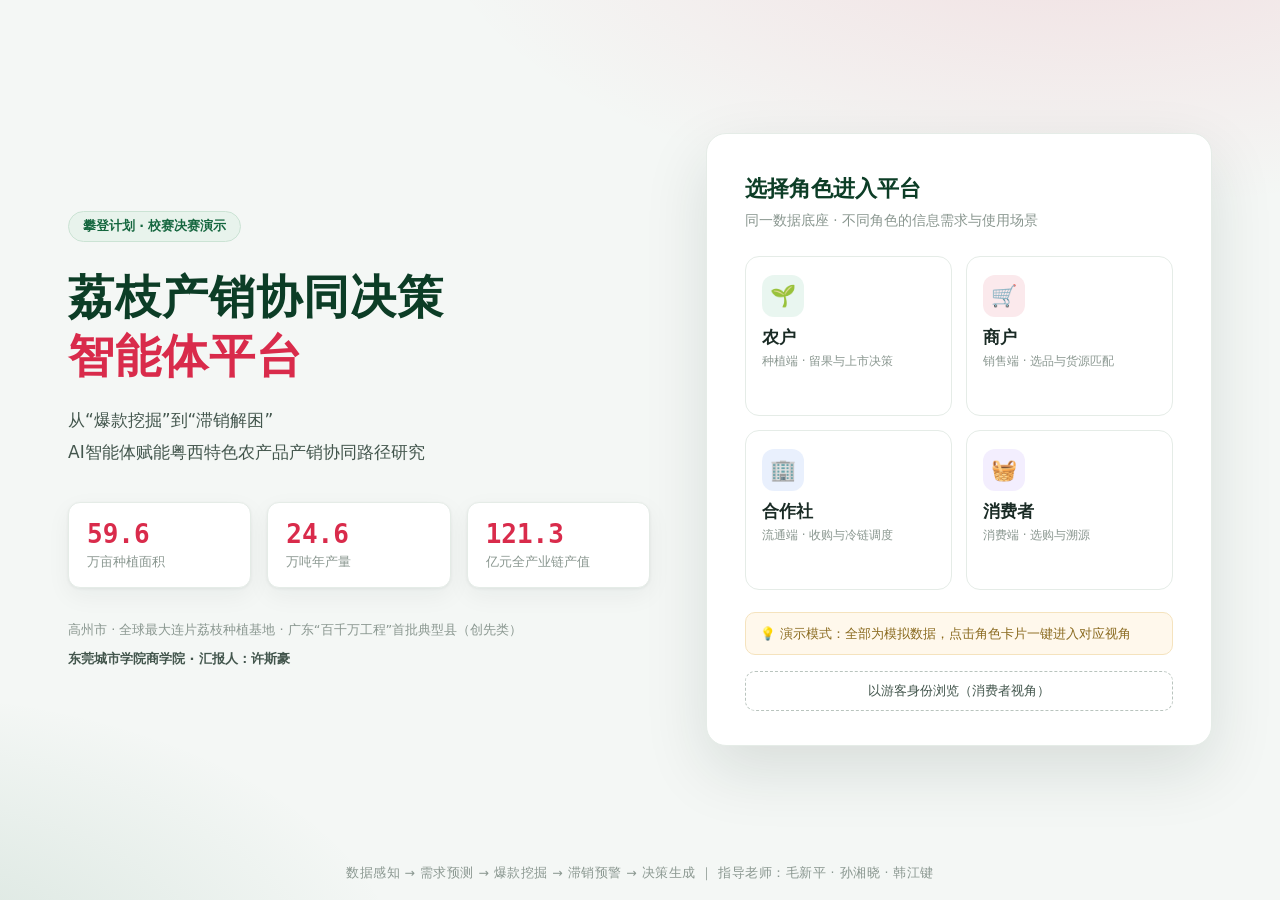
<file: index.html>
<!DOCTYPE html>
<html lang="zh-CN">
<head>
<meta charset="UTF-8">
<meta name="viewport" content="width=device-width, initial-scale=1.0, maximum-scale=1.0, user-scalable=no, viewport-fit=cover">
<meta name="theme-color" content="#0E3D27">
<meta name="apple-mobile-web-app-capable" content="yes">
<meta name="apple-mobile-web-app-status-bar-style" content="black-translucent">
<meta name="format-detection" content="telephone=no">
<title>荔枝产销协同决策智能体平台 · 攀登计划校赛决赛演示</title>
<link rel="icon" href="data:image/svg+xml,<svg xmlns='http://www.w3.org/2000/svg' viewBox='0 0 100 100'><text y='.9em' font-size='90'>🍒</text></svg>">
<link rel="stylesheet" href="css/style.css">
</head>
<body>
  <!-- 登录页 -->
  <div id="loginView"></div>

  <!-- 主应用 -->
  <div id="appView" style="display:none"></div>

  <!-- 弹窗根节点 -->
  <div class="modal-root" id="modalRoot"></div>

  <script src="js/data.js"></script>
  <script src="js/charts.js"></script>
  <script src="js/app.js"></script>
</body>
</html>
</file>
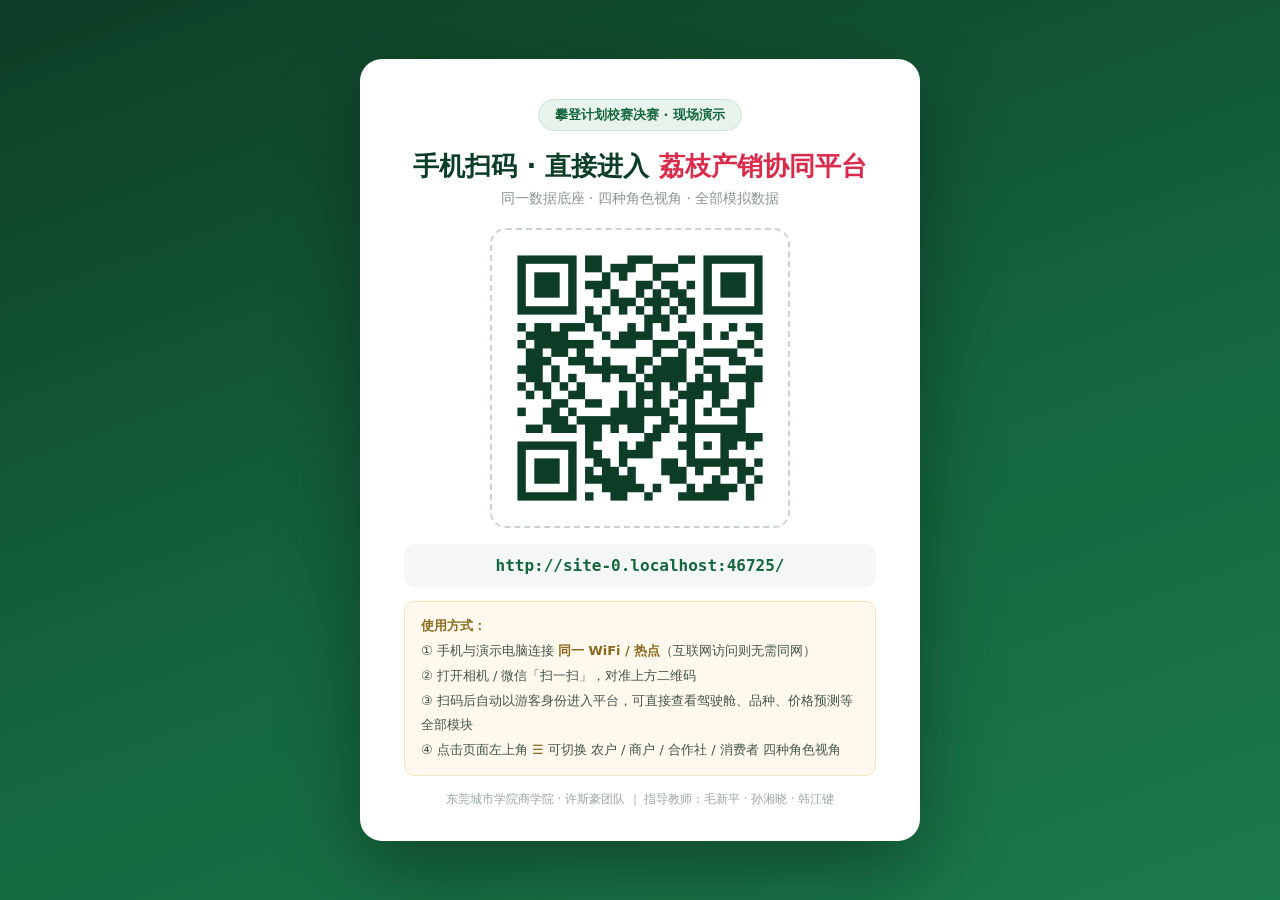
<file: qr.html>
<!DOCTYPE html>
<html lang="zh-CN">
<head>
<meta charset="UTF-8">
<meta name="viewport" content="width=device-width, initial-scale=1.0">
<title>扫码进入 · 荔枝产销协同平台</title>
<style>
  * { margin: 0; padding: 0; box-sizing: border-box; }
  body {
    font-family: "Microsoft YaHei", "PingFang SC", system-ui, sans-serif;
    background: linear-gradient(160deg, #0E3D27 0%, #14663E 55%, #1B7A4B 100%);
    min-height: 100vh;
    display: flex;
    align-items: center;
    justify-content: center;
    padding: 24px;
  }
  .card {
    background: #fff;
    border-radius: 22px;
    box-shadow: 0 30px 80px rgba(0, 0, 0, .35);
    padding: 40px 44px 34px;
    text-align: center;
    max-width: 560px;
    width: 100%;
  }
  .badge {
    display: inline-block;
    background: #E8F3EC;
    color: #14663E;
    border: 1px solid #CBE3D4;
    font-size: 13px;
    font-weight: 700;
    padding: 6px 16px;
    border-radius: 999px;
    margin-bottom: 18px;
  }
  h1 { font-size: 26px; color: #0C3D26; margin-bottom: 6px; }
  h1 span { color: #D92B4B; }
  .sub { font-size: 14px; color: #8A9790; margin-bottom: 20px; }
  .qr-box {
    width: 300px;
    height: 300px;
    margin: 0 auto 16px;
    border: 2px dashed #C9D4CD;
    border-radius: 16px;
    display: flex;
    align-items: center;
    justify-content: center;
    overflow: hidden;
  }
  .qr-box canvas { width: 100%; height: 100%; object-fit: contain; }
  .url {
    font-family: Consolas, monospace;
    font-size: 16px;
    font-weight: 700;
    color: #14663E;
    background: #F4F7F5;
    border-radius: 10px;
    padding: 12px 14px;
    margin-bottom: 14px;
    word-break: break-all;
  }
  .tips {
    font-size: 13px;
    color: #43564D;
    line-height: 1.9;
    text-align: left;
    background: #FFF8EC;
    border: 1px solid #F5E3BE;
    border-radius: 10px;
    padding: 12px 16px;
  }
  .tips b { color: #8A6A1F; }
  .foot { margin-top: 16px; font-size: 11.5px; color: #9AA7A0; }
  .err {
    color: #8A9790;
    font-size: 13px;
    line-height: 1.8;
  }
</style>
</head>
<body>
  <div class="card">
    <div class="badge">攀登计划校赛决赛 · 现场演示</div>
    <h1>手机扫码 · 直接进入 <span>荔枝产销协同平台</span></h1>
    <p class="sub">同一数据底座 · 四种角色视角 · 全部模拟数据</p>
    <div class="qr-box" id="qrBox"></div>
    <div class="url" id="urlBox">加载中…</div>
    <div class="tips">
      <b>使用方式：</b><br>
      ① 手机与演示电脑连接 <b>同一 WiFi / 热点</b>（互联网访问则无需同网）<br>
      ② 打开相机 / 微信「扫一扫」，对准上方二维码<br>
      ③ 扫码后自动以游客身份进入平台，可直接查看驾驶舱、品种、价格预测等全部模块<br>
      ④ 点击页面左上角 <b>☰</b> 可切换 农户 / 商户 / 合作社 / 消费者 四种角色视角
    </div>
    <div class="foot">东莞城市学院商学院 · 许斯豪团队 ｜ 指导教师：毛新平 · 孙湘晓 · 韩江键</div>
  </div>
  <script src="js/qrcode-gen.js"></script>
  <script>
    (function () {
      var url;
      if (location.protocol === 'file:') {
        url = ''; // 本地直接打开：无服务地址，仅显示提示
      } else {
        url = location.protocol + '//' + location.host + '/';
      }
      var urlBox = document.getElementById('urlBox');
      var qrBox = document.getElementById('qrBox');
      if (url && window.QRGen) {
        urlBox.textContent = url;
        var canvas = document.createElement('canvas');
        qrBox.appendChild(canvas);
        try {
          QRGen.draw(canvas, url, { ec: 'M', scale: 8, dark: '#0E3D27', quiet: 3 });
        } catch (e) {
          qrBox.innerHTML = '<div class="err">二维码生成失败<br>' + url + '</div>';
        }
      } else if (url) {
        /* 无本地生成器时回退服务器 PNG（每次启动自动更新） */
        urlBox.textContent = url;
        var img = document.createElement('img');
        img.src = '扫码进入.png?t=' + Date.now();
        img.style.cssText = 'width:100%;height:100%;object-fit:contain';
        img.onerror = function () {
          qrBox.innerHTML = '<div class="err">二维码生成中…<br>请手动输入上方地址访问</div>';
        };
        qrBox.appendChild(img);
      } else {
        urlBox.textContent = '请通过演示服务器访问本页（双击“启动演示服务器.bat”）';
        qrBox.innerHTML = '<div class="err">局域网演示模式：<br>运行启动脚本后本页将自动显示二维码</div>';
      }
    })();
  </script>
</body>
</html>
</file>
<file: css/style.css>
/* ============================================================
   荔枝产销协同决策智能体平台 —— 样式
   ============================================================ */
:root {
  --red: #D92B4B;
  --red-dark: #B81F3D;
  --green: #14663E;
  --green-deep: #0C3D26;
  --green-soft: #E8F3EC;
  --blue: #2F6FED;
  --amber: #F59E0B;
  --ink: #1A2B25;
  --ink-2: #43564D;
  --ink-3: #8A9790;
  --line: #E5ECE7;
  --bg: #F4F7F5;
  --card: #FFFFFF;
  --radius: 14px;
  --shadow: 0 1px 3px rgba(16, 42, 31, .06), 0 8px 24px rgba(16, 42, 31, .05);
  --mono: "SF Mono", "JetBrains Mono", Consolas, monospace;
}
* { margin: 0; padding: 0; box-sizing: border-box; }
html, body { height: 100%; }
body {
  font-family: "Microsoft YaHei", "PingFang SC", "Segoe UI", system-ui, sans-serif;
  background: var(--bg);
  color: var(--ink);
  font-size: 14px;
  -webkit-font-smoothing: antialiased;
}
a { cursor: pointer; }

/* ================= 登录页 ================= */
#loginView {
  min-height: 100vh;
  display: flex;
  flex-direction: column;
  background:
    radial-gradient(1100px 500px at 85% -10%, rgba(217, 43, 75, .12), transparent 60%),
    radial-gradient(900px 500px at -10% 110%, rgba(20, 102, 62, .14), transparent 60%),
    var(--bg);
}
.login-wrap {
  flex: 1;
  display: grid;
  grid-template-columns: 1.15fr 1fr;
  gap: 56px;
  max-width: 1240px;
  width: 100%;
  margin: 0 auto;
  padding: 72px 48px 40px;
  align-items: center;
}
.login-brand .brand-badge {
  display: inline-block;
  background: var(--green-soft);
  color: var(--green);
  border: 1px solid #CBE3D4;
  font-size: 12.5px;
  font-weight: 600;
  padding: 6px 14px;
  border-radius: 999px;
  margin-bottom: 26px;
}
.login-brand h1 {
  font-size: 46px;
  line-height: 1.28;
  letter-spacing: 1px;
  color: var(--green-deep);
  margin-bottom: 18px;
}
.login-brand h1 span {
  color: var(--red);
  position: relative;
}
.brand-slogan {
  font-size: 17px;
  line-height: 1.9;
  color: var(--ink-2);
  margin-bottom: 34px;
}
.brand-stats {
  display: flex;
  gap: 16px;
  margin-bottom: 30px;
}
.brand-stats > div {
  flex: 1;
  background: var(--card);
  border: 1px solid var(--line);
  border-radius: 12px;
  padding: 16px 18px;
  box-shadow: var(--shadow);
}
.brand-stats b {
  display: block;
  font-size: 26px;
  color: var(--red);
  font-family: var(--mono);
  margin-bottom: 4px;
}
.brand-stats span { font-size: 12.5px; color: var(--ink-3); }
.brand-note {
  font-size: 13px;
  color: var(--ink-3);
  line-height: 1.8;
  margin-bottom: 8px;
}
.brand-credit { font-size: 13px; color: var(--ink-2); font-weight: 600; }

.login-panel {
  background: var(--card);
  border: 1px solid var(--line);
  border-radius: 20px;
  box-shadow: 0 24px 64px rgba(16, 42, 31, .12);
  padding: 40px 38px 34px;
}
.login-panel h2 { font-size: 22px; color: var(--green-deep); margin-bottom: 8px; }
.login-sub { font-size: 13.5px; color: var(--ink-3); margin-bottom: 26px; }
.role-grid {
  display: grid;
  grid-template-columns: 1fr 1fr;
  gap: 14px;
  margin-bottom: 22px;
}
.role-card {
  border: 1.5px solid var(--line);
  border-radius: 14px;
  padding: 18px 16px;
  cursor: pointer;
  transition: all .18s ease;
  position: relative;
  overflow: hidden;
}
.role-card:hover {
  border-color: var(--red);
  transform: translateY(-2px);
  box-shadow: 0 10px 26px rgba(217, 43, 75, .12);
}
.role-icon {
  width: 42px; height: 42px;
  border-radius: 12px;
  display: flex; align-items: center; justify-content: center;
  font-size: 21px;
  margin-bottom: 10px;
}
.role-name { font-size: 16.5px; font-weight: 700; color: var(--ink); }
.role-sub { font-size: 12px; color: var(--ink-3); margin-top: 3px; line-height: 1.5; }
.role-enter {
  margin-top: 10px;
  font-size: 12.5px;
  color: var(--red);
  font-weight: 600;
  opacity: 0;
  transition: opacity .18s;
}
.role-card:hover .role-enter { opacity: 1; }
.login-demo {
  background: #FFF8EC;
  border: 1px solid #F5E3BE;
  color: #8A6A1F;
  border-radius: 10px;
  padding: 10px 14px;
  font-size: 12.5px;
  line-height: 1.7;
  margin-bottom: 16px;
}
.btn-ghost {
  width: 100%;
  background: transparent;
  border: 1px dashed #B9C4BE;
  color: var(--ink-2);
  border-radius: 10px;
  padding: 10px;
  font-size: 13px;
  cursor: pointer;
  transition: all .15s;
}
.btn-ghost:hover { border-color: var(--green); color: var(--green); }
.login-foot {
  text-align: center;
  font-size: 12.5px;
  color: var(--ink-3);
  padding: 18px;
  letter-spacing: .5px;
}

/* ================= 主框架 ================= */
#appView { display: flex; height: 100vh; overflow: hidden; }

/* 侧边栏 */
.sidebar {
  width: 238px;
  flex: none;
  background: linear-gradient(178deg, #0E3D27 0%, #0C3522 55%, #0A2E1E 100%);
  color: #DCE9E1;
  display: flex;
  flex-direction: column;
  padding: 20px 14px;
}
.logo { display: flex; align-items: center; gap: 10px; padding: 4px 8px 18px; border-bottom: 1px solid rgba(255,255,255,.08); }
.logo-mark {
  width: 40px; height: 40px; flex: none;
  background: linear-gradient(135deg, var(--red), #F26A80);
  border-radius: 12px;
  color: #fff; font-size: 20px; font-weight: 800;
  display: flex; align-items: center; justify-content: center;
  box-shadow: 0 4px 12px rgba(217, 43, 75, .4);
}
.logo-txt b { display: block; font-size: 14.5px; color: #fff; }
.logo-txt span { font-size: 11px; color: #8FB7A1; }
.role-chip {
  display: flex; align-items: center; gap: 10px;
  border: 1px solid rgba(255,255,255,.14);
  border-radius: 12px;
  padding: 12px;
  margin: 16px 4px 18px;
  color: #EAF4EE;
}
.role-chip b { display: block; font-size: 13.5px; }
.role-chip span { font-size: 11px; }
.nav { flex: 1; overflow-y: auto; }
.nav-item {
  display: flex; align-items: center; gap: 12px;
  padding: 11px 14px;
  margin: 3px 0;
  border-radius: 10px;
  font-size: 14px;
  color: #B9CFC2;
  cursor: pointer;
  transition: all .16s;
  white-space: nowrap;
}
.nav-item:hover { background: rgba(255,255,255,.07); color: #fff; }
.nav-item.active {
  background: linear-gradient(90deg, rgba(217,43,75,.28), rgba(217,43,75,.10));
  color: #fff;
  font-weight: 600;
  box-shadow: inset 3px 0 0 var(--red);
}
.nav-icon { font-size: 16px; width: 22px; text-align: center; }
.side-foot {
  font-size: 11.5px;
  color: #7FA88F;
  padding: 14px 8px 2px;
  border-top: 1px solid rgba(255,255,255,.08);
  display: flex; align-items: center; gap: 8px;
}

/* 主区域 */
.main { flex: 1; display: flex; flex-direction: column; min-width: 0; }
.topbar {
  height: 64px;
  flex: none;
  background: var(--card);
  border-bottom: 1px solid var(--line);
  display: flex;
  align-items: center;
  justify-content: space-between;
  padding: 0 26px;
  gap: 16px;
}
.top-title h2 { font-size: 18px; color: var(--green-deep); }
.top-title span { font-size: 12px; color: var(--ink-3); }
.top-right { display: flex; align-items: center; gap: 14px; }
.sim-badge {
  font-size: 12px;
  background: var(--green-soft);
  border: 1px solid #CBE3D4;
  color: var(--green);
  border-radius: 999px;
  padding: 5px 12px;
  font-weight: 600;
  white-space: nowrap;
}
.clock {
  font-family: var(--mono);
  font-size: 15px;
  font-weight: 700;
  color: var(--ink);
  letter-spacing: .5px;
}
.update-badge {
  font-size: 12px;
  color: var(--ink-2);
  display: flex; align-items: center; gap: 7px;
  white-space: nowrap;
}
.update-badge b { font-family: var(--mono); }
.pulse-dot {
  width: 8px; height: 8px; flex: none;
  background: #34C759;
  border-radius: 50%;
  box-shadow: 0 0 0 0 rgba(52,199,89,.5);
  animation: pulse 1.8s infinite;
}
@keyframes pulse {
  0% { box-shadow: 0 0 0 0 rgba(52,199,89,.45); }
  70% { box-shadow: 0 0 0 8px rgba(52,199,89,0); }
  100% { box-shadow: 0 0 0 0 rgba(52,199,89,0); }
}
.role-switch {
  border: 1px solid var(--line);
  background: var(--card);
  color: var(--ink);
  border-radius: 8px;
  padding: 7px 10px;
  font-size: 13px;
  cursor: pointer;
  outline: none;
}
.btn-mini {
  background: var(--green);
  color: #fff;
  border: none;
  border-radius: 8px;
  padding: 8px 14px;
  font-size: 12.5px;
  cursor: pointer;
  transition: all .15s;
  white-space: nowrap;
}
.btn-mini:hover { background: #0E5433; }
.btn-mini.ghost {
  background: transparent;
  color: var(--ink-2);
  border: 1px solid var(--line);
}
.btn-mini.ghost:hover { border-color: var(--red); color: var(--red); }

.content { flex: 1; overflow-y: auto; padding: 22px 26px 30px; }
.foot {
  flex: none;
  height: 38px;
  background: var(--card);
  border-top: 1px solid var(--line);
  display: flex;
  align-items: center;
  justify-content: space-between;
  padding: 0 26px;
  font-size: 11.5px;
  color: var(--ink-3);
}

/* ================= 通用组件 ================= */
.panel {
  background: var(--card);
  border: 1px solid var(--line);
  border-radius: var(--radius);
  box-shadow: var(--shadow);
  padding: 18px 20px;
  margin-bottom: 18px;
}
.panel-head {
  display: flex;
  align-items: center;
  justify-content: space-between;
  margin-bottom: 14px;
  flex-wrap: wrap;
  gap: 8px;
}
.panel-title { font-size: 15px; font-weight: 700; color: var(--green-deep); display: flex; align-items: center; gap: 8px; }
.ph-icon { font-size: 16px; }
.panel-right { display: flex; align-items: center; gap: 8px; }
.tag {
  font-size: 11.5px;
  color: var(--ink-3);
  background: #F1F5F2;
  border-radius: 999px;
  padding: 4px 10px;
  white-space: nowrap;
}
.tag.main { background: #FFF0F3; color: var(--red); }
.link { font-size: 12.5px; color: var(--red); font-weight: 600; text-decoration: none; }
.link:hover { text-decoration: underline; }
.delta { font-size: 12px; font-weight: 700; font-family: var(--mono); }
.delta.up { color: #D64550; }
.delta.down { color: #2FA36B; }
.delta.flat { color: var(--ink-3); }
.chart-tick { fill: #93A097; font-family: var(--mono); }
.chart-legend { fill: #5A6B63; }
.chart-svg { display: block; }
.chart-tip {
  display: none;
  position: fixed;
  z-index: 999;
  background: rgba(16, 34, 27, .94);
  color: #fff;
  font-size: 12px;
  padding: 8px 12px;
  border-radius: 8px;
  pointer-events: none;
  line-height: 1.7;
  box-shadow: 0 8px 20px rgba(0,0,0,.25);
  max-width: 260px;
}
.legend-row { display: flex; gap: 16px; flex-wrap: wrap; margin-top: 6px; }
.legend-item { display: flex; align-items: center; gap: 6px; font-size: 12px; color: var(--ink-2); }
.legend-item i { width: 10px; height: 10px; border-radius: 3px; display: inline-block; }

/* 栅格 */
.grid-3-1 { display: grid; grid-template-columns: 3fr 1fr; gap: 18px; }
.grid-2-1 { display: grid; grid-template-columns: 2fr 1fr; gap: 18px; }
.grid-map { display: grid; grid-template-columns: 2.2fr 1fr; gap: 18px; }
.grid-3-1 > .col, .grid-2-1 > .col, .grid-map > .col { min-width: 0; }
.grid-mini { display: grid; grid-template-columns: 1fr 1fr; gap: 10px; align-items: center; }
.mini-legend { font-size: 12.5px; }
.ml-row { display: flex; align-items: center; gap: 8px; padding: 5px 2px; }
.ml-row i { width: 10px; height: 10px; border-radius: 3px; flex: none; }
.ml-row span { color: var(--ink-2); }
.ml-row b { margin-left: auto; color: var(--ink); font-family: var(--mono); font-size: 12px; }

/* 表格 */
.tbl { width: 100%; border-collapse: collapse; font-size: 13px; }
.tbl th {
  text-align: left;
  background: #F7FAF8;
  color: var(--ink-2);
  font-weight: 600;
  padding: 10px 12px;
  border-bottom: 1px solid var(--line);
  white-space: nowrap;
}
.tbl td { padding: 10px 12px; border-bottom: 1px solid #F0F4F1; color: var(--ink); vertical-align: middle; }
.tbl tr:last-child td { border-bottom: none; }
.tbl tbody tr:hover { background: #FBFDFC; }
.tier-tag { font-weight: 700; font-size: 12px; white-space: nowrap; }
.risk-pill { font-size: 12px; font-weight: 700; padding: 3px 10px; border-radius: 999px; white-space: nowrap; }
.point-tags i {
  font-style: normal;
  background: #F1F5F2;
  border-radius: 6px;
  padding: 2px 8px;
  margin-right: 5px;
  font-size: 11.5px;
  color: var(--ink-2);
  white-space: nowrap;
}
.rank {
  display: inline-flex;
  width: 26px; height: 26px;
  border-radius: 8px;
  align-items: center; justify-content: center;
  font-weight: 800; font-size: 13px;
  background: #F1F5F2; color: var(--ink-2);
}
.rank.r1 { background: linear-gradient(135deg, #FF5F5F, var(--red)); color: #fff; }
.rank.r2 { background: linear-gradient(135deg, #FF9E6D, #F59E0B); color: #fff; }
.rank.r3 { background: linear-gradient(135deg, #FFD76D, #F5C242); color: #7A5B00; }
.hot-bar { width: 90px; height: 8px; background: #F1F5F2; border-radius: 4px; overflow: hidden; display: inline-block; vertical-align: middle; margin-right: 8px; }
.hot-bar i { display: block; height: 100%; border-radius: 4px; }

/* ================= 驾驶舱 ================= */
.dash-banner {
  background: linear-gradient(115deg, #0E3D27 0%, #14663E 60%, #1B7A4B 100%);
  border-radius: var(--radius);
  color: #fff;
  padding: 16px 22px;
  margin-bottom: 18px;
  display: flex;
  align-items: center;
  justify-content: space-between;
  gap: 20px;
  box-shadow: 0 10px 28px rgba(20, 102, 62, .25);
}
.banner-main { font-size: 15px; }
.banner-main b {
  background: var(--red);
  border-radius: 6px;
  padding: 2px 10px;
  margin-right: 10px;
  font-size: 13px;
}
.banner-sub {
  font-size: 12.5px;
  background: rgba(255,255,255,.12);
  border-radius: 999px;
  padding: 7px 16px;
  white-space: nowrap;
}
.kpi-grid {
  display: grid;
  grid-template-columns: repeat(6, 1fr);
  gap: 14px;
  margin-bottom: 18px;
}
.kpi {
  background: var(--card);
  border: 1px solid var(--line);
  border-radius: var(--radius);
  box-shadow: var(--shadow);
  padding: 15px 16px 13px;
  position: relative;
  overflow: hidden;
}
.kpi::before {
  content: '';
  position: absolute;
  left: 0; top: 0; bottom: 0;
  width: 3px;
  background: linear-gradient(180deg, var(--red), #F5A0B0);
}
.kpi-label { font-size: 12.5px; color: var(--ink-3); margin-bottom: 8px; }
.kpi-value {
  font-size: 25px;
  font-weight: 800;
  font-family: var(--mono);
  color: var(--green-deep);
  line-height: 1;
}
.kpi-unit { font-size: 12px; color: var(--ink-3); font-weight: 400; margin-left: 3px; }
.kpi-sub { margin-top: 9px; font-size: 11.5px; color: var(--ink-3); display: flex; gap: 6px; align-items: center; }

.ticker { max-height: 236px; overflow: hidden; }
.ticker-row {
  display: flex;
  align-items: center;
  gap: 10px;
  padding: 6.5px 4px;
  border-bottom: 1px dashed #EFF4F0;
  font-size: 12.5px;
  white-space: nowrap;
  animation: tickerIn .4s ease;
}
@keyframes tickerIn { from { opacity: 0; transform: translateY(-6px); } to { opacity: 1; } }
.tk-time { font-family: var(--mono); font-size: 11px; color: var(--ink-3); }
.ticker-row b { color: var(--green-deep); }
.ticker-row span { color: var(--ink); }
.ticker-row em { color: var(--red); font-style: normal; font-weight: 700; font-family: var(--mono); }
.ticker-row i { font-style: normal; color: var(--blue); font-family: var(--mono); }
.ticker-row small { color: var(--ink-3); margin-left: auto; background: #F1F5F2; padding: 2px 8px; border-radius: 6px; }

.price-index { display: flex; align-items: baseline; gap: 10px; margin-bottom: 8px; }
.pi-main b { font-size: 38px; font-family: var(--mono); color: var(--red); font-weight: 800; }
.pi-main span { font-size: 13px; color: var(--ink-3); }
.pi-delta { font-size: 14px; font-weight: 700; }
.pi-note { font-size: 11.5px; color: var(--ink-3); margin-top: 4px; }

.warn-row { display: grid; grid-template-columns: repeat(4, 1fr); gap: 10px; }
.warn-box {
  border-radius: 10px;
  padding: 12px 8px;
  text-align: center;
  border: 1px solid;
}
.warn-box b { display: block; font-size: 24px; font-family: var(--mono); }
.warn-box span { font-size: 11px; }
.warn-box.blue { background: #EEF4FF; border-color: #C9DBFF; color: #2F6FED; }
.warn-box.yellow { background: #FFF8E6; border-color: #F5E3AE; color: #C08A00; }
.warn-box.orange { background: #FFF3E6; border-color: #F7D9B8; color: #E07B00; }
.warn-box.red { background: #FFEFEF; border-color: #F6C9C9; color: #D64550; }
.warn-note { font-size: 12px; color: var(--ink-2); margin-top: 10px; line-height: 1.6; }

.log-box { max-height: 250px; overflow: hidden; }
.log-row {
  font-size: 12px;
  color: var(--ink-2);
  padding: 5.5px 4px;
  border-bottom: 1px dashed #EFF4F0;
  white-space: nowrap;
  overflow: hidden;
  text-overflow: ellipsis;
}
.log-time { font-family: var(--mono); color: var(--green); margin-right: 10px; font-size: 11px; }

.sum-grid { display: grid; grid-template-columns: repeat(4, 1fr); gap: 12px; }
.sum-card {
  border: 1px solid var(--line);
  border-radius: 10px;
  padding: 13px;
  display: flex;
  gap: 10px;
  align-items: flex-start;
  background: #FBFDFC;
}
.sum-ic { font-size: 20px; }
.sum-card b { font-size: 13px; color: var(--green-deep); }
.sum-card p { font-size: 11.5px; color: var(--ink-2); line-height: 1.65; margin-top: 5px; }

.pipeline { display: flex; flex-direction: column; gap: 8px; }
.pipe-step {
  display: flex;
  align-items: center;
  gap: 12px;
  border: 1px solid var(--line);
  border-radius: 10px;
  padding: 9px 12px;
  background: #FBFDFC;
}
.pipe-icon { font-size: 18px; }
.pipe-step b { font-size: 13px; color: var(--green-deep); display: block; }
.pipe-step span { font-size: 11px; color: var(--ink-3); display: block; margin-top: 2px; line-height: 1.5; }
.pipe-step em {
  margin-left: auto;
  font-style: normal;
  font-size: 11px;
  font-weight: 700;
  padding: 3px 10px;
  border-radius: 999px;
  white-space: nowrap;
}
.st-run { background: #FFF8E6; color: #C08A00; }
.st-ok { background: var(--green-soft); color: var(--green); }

/* ================= AI 智能决策 ================= */
.dec-head h3 { font-size: 19px; color: var(--green-deep); margin-bottom: 6px; }
.dec-head p { font-size: 13px; color: var(--ink-3); margin-bottom: 16px; }
.dec-grid { display: grid; grid-template-columns: repeat(4, 1fr); gap: 14px; margin-bottom: 18px; }
.dec-card {
  background: var(--card);
  border: 1px solid var(--line);
  border-top: 3px solid var(--green);
  border-radius: var(--radius);
  box-shadow: var(--shadow);
  padding: 16px;
  position: relative;
}
.dec-card .dec-ic { font-size: 22px; margin-bottom: 8px; }
.dec-card b { display: block; font-size: 14.5px; color: var(--green-deep); margin-bottom: 4px; }
.dec-card em {
  position: absolute;
  top: 14px; right: 14px;
  font-style: normal;
  font-size: 10.5px;
  background: #F1F5F2;
  color: var(--ink-3);
  padding: 2px 8px;
  border-radius: 999px;
}
.dec-card p { font-size: 12px; color: var(--ink-2); line-height: 1.7; }

.risk-meter { width: 100%; height: 8px; background: #F1F5F2; border-radius: 4px; overflow: hidden; }
.risk-meter i { display: block; height: 100%; border-radius: 4px; }
.advice-cell { font-size: 12px; color: var(--ink-2); line-height: 1.6; }
.level-legend { display: flex; gap: 18px; margin-top: 12px; flex-wrap: wrap; }
.level-item { display: flex; align-items: center; gap: 7px; font-size: 12px; color: var(--ink-2); }
.level-item i { width: 10px; height: 10px; border-radius: 3px; }

.qa-suggest { display: flex; flex-wrap: wrap; gap: 8px; margin-bottom: 12px; }
.qa-suggest button {
  background: var(--green-soft);
  border: 1px solid #CBE3D4;
  color: var(--green);
  border-radius: 999px;
  padding: 6px 14px;
  font-size: 12px;
  cursor: pointer;
  transition: all .15s;
}
.qa-suggest button:hover { background: var(--green); color: #fff; }
.qa-chat { max-height: 320px; overflow-y: auto; display: flex; flex-direction: column; gap: 10px; }
.qa-q {
  align-self: flex-end;
  background: var(--green);
  color: #fff;
  border-radius: 12px 12px 2px 12px;
  padding: 10px 14px;
  font-size: 13px;
  max-width: 85%;
}
.qa-a {
  align-self: flex-start;
  background: #F4F7F5;
  border: 1px solid var(--line);
  border-radius: 12px 12px 12px 2px;
  padding: 10px 14px;
  font-size: 12.5px;
  line-height: 1.75;
  color: var(--ink-2);
  max-width: 92%;
}
.qa-typing::after { content: '…'; animation: dots 1.2s infinite; }
@keyframes dots { 0% { content: ''; } 33% { content: '·'; } 66% { content: '··'; } }

.pipe-flow { display: flex; align-items: stretch; gap: 0; overflow-x: auto; padding: 6px 0; }
.pf-step {
  flex: 1;
  min-width: 150px;
  border: 1px solid var(--line);
  border-radius: 10px;
  padding: 12px;
  background: #FBFDFC;
  text-align: center;
}
.pf-ic { font-size: 22px; }
.pf-step b { display: block; font-size: 13px; color: var(--green-deep); margin: 6px 0 4px; }
.pf-step span { font-size: 10.5px; color: var(--ink-3); line-height: 1.55; display: block; }
.pf-arrow { align-self: center; font-size: 18px; color: #B9C4BE; padding: 0 6px; flex: none; }

/* ================= 品种介绍 ================= */
.variety-grid { display: grid; grid-template-columns: repeat(3, 1fr); gap: 14px; }
.variety-card {
  border: 1.5px solid var(--line);
  border-radius: var(--radius);
  padding: 14px;
  cursor: pointer;
  transition: all .16s;
  background: var(--card);
}
.variety-card:hover { transform: translateY(-2px); box-shadow: var(--shadow); }
.variety-card.sel { border-color: var(--red); box-shadow: 0 0 0 3px rgba(217,43,75,.10); }
.vc-head { display: flex; align-items: center; gap: 10px; border-radius: 10px; padding: 10px 12px; }
.vc-emoji { font-size: 24px; }
.vc-head b { font-size: 16px; color: var(--green-deep); display: block; }
.vc-head span { font-size: 11.5px; color: var(--ink-3); }
.vc-head em { margin-left: auto; font-style: normal; font-size: 11px; font-weight: 700; }
.vc-metrics { display: flex; gap: 8px; margin: 12px 0 10px; }
.vc-metrics > div {
  flex: 1;
  background: #F7FAF8;
  border-radius: 8px;
  padding: 8px 6px;
  text-align: center;
}
.vc-metrics span { display: block; font-size: 10.5px; color: var(--ink-3); margin-bottom: 3px; }
.vc-metrics b { font-size: 13px; font-family: var(--mono); }
.vc-desc { font-size: 12px; color: var(--ink-2); line-height: 1.65; }
.vc-tips {
  font-size: 11.5px;
  color: #8A6A1F;
  background: #FFF8EC;
  border-radius: 8px;
  padding: 8px 10px;
  margin: 10px 0;
  line-height: 1.6;
}
.vc-foot { display: flex; justify-content: space-between; font-size: 11px; color: var(--ink-3); }
.vc-foot b { color: var(--ink); font-family: var(--mono); }

.ripe-timeline { position: relative; height: 300px; }
.tl-item {
  position: absolute;
  top: 24px;
  border-radius: 8px;
  color: #fff;
  padding: 8px 10px;
  font-size: 12px;
  font-weight: 700;
  opacity: .92;
  cursor: pointer;
}
.tl-item span { display: block; font-size: 10.5px; font-weight: 400; opacity: .9; margin-top: 2px; }
.tl-item:nth-child(1) { top: 26px; } .tl-item:nth-child(2) { top: 78px; } .tl-item:nth-child(3) { top: 130px; }
.tl-item:nth-child(4) { top: 182px; } .tl-item:nth-child(5) { top: 234px; } .tl-item:nth-child(6) { top: 130px; }
.tl-today {
  position: absolute;
  top: 8px;
  transform: translateX(-50%);
  background: var(--ink);
  color: #fff;
  border-radius: 8px;
  font-size: 11px;
  padding: 4px 8px;
  text-align: center;
  line-height: 1.4;
  z-index: 2;
}

/* ================= 产区分布 ================= */
.region-map { width: 100%; height: auto; display: block; }
.town-g { transition: opacity .15s; }
.town-g:hover { opacity: .85; }
.town-pulse { animation: townPulse 2s infinite; transform-origin: center; }
@keyframes townPulse {
  0% { stroke-opacity: 1; }
  50% { stroke-opacity: .35; }
  100% { stroke-opacity: 1; }
}
.town-list { max-height: 470px; overflow-y: auto; }
.town-row {
  display: flex;
  align-items: center;
  gap: 10px;
  padding: 10px 8px;
  border-bottom: 1px solid #F0F4F1;
  cursor: pointer;
  border-radius: 8px;
  transition: background .15s;
}
.town-row:hover { background: #F7FAF8; }
.town-row.sel { background: var(--green-soft); }
.town-row > i { width: 10px; height: 10px; border-radius: 50%; flex: none; }
.town-row b { display: block; font-size: 13px; color: var(--green-deep); }
.town-row span { font-size: 11px; color: var(--ink-3); }
.town-row .tr-nums { text-align: right; margin-left: auto; }
.town-row .tr-nums b { font-size: 12.5px; font-family: var(--mono); display: block; }
.town-row .tr-nums span { font-size: 10.5px; }
.town-row em { font-style: normal; font-size: 11px; font-weight: 700; white-space: nowrap; }

.td-grid { display: grid; grid-template-columns: repeat(3, 1fr); gap: 10px; margin-bottom: 14px; }
.td-grid > div { background: #F7FAF8; border-radius: 10px; padding: 12px; }
.td-grid span { display: block; font-size: 11px; color: var(--ink-3); margin-bottom: 4px; }
.td-grid b { font-size: 15px; color: var(--green-deep); font-family: var(--mono); }
.td-progress { height: 8px; background: #F1F5F2; border-radius: 4px; overflow: hidden; margin-bottom: 12px; }
.td-progress i { display: block; height: 100%; }
.td-note { font-size: 12px; color: var(--ink-2); line-height: 1.7; }

.weather-grid { display: grid; grid-template-columns: 1fr 1fr; gap: 10px; }
.weather-grid > div { background: #F7FAF8; border-radius: 10px; padding: 12px; }
.weather-grid span { display: block; font-size: 11px; color: var(--ink-3); margin-bottom: 5px; }
.weather-grid b { font-size: 16px; color: var(--green-deep); font-family: var(--mono); display: block; }
.weather-grid em { font-style: normal; font-size: 10.5px; color: var(--ink-3); }

/* ================= 产量统计 ================= */
.year-note-card {
  border-radius: 10px;
  padding: 13px 15px;
  margin-bottom: 10px;
  border: 1px solid var(--line);
}
.year-note-card b { font-size: 13.5px; display: block; margin-bottom: 6px; }
.year-note-card span { font-size: 11.5px; line-height: 1.7; color: var(--ink-2); display: block; }
.year-note-card.big { background: #FFF0F3; border-color: #F6C9C9; }
.year-note-card.big b { color: var(--red); }
.year-note-card.small { background: #EEF4FF; border-color: #C9DBFF; }
.year-note-card.small b { color: var(--blue); }
.year-note-card.warn { background: #FFF8EC; border-color: #F5E3BE; }
.year-note-card.warn b { color: #C08A00; }

/* ================= 销量统计 ================= */
.hl-grid { display: grid; grid-template-columns: 1fr 1fr; gap: 10px; }
.hl-card { border: 1px solid var(--line); border-radius: 10px; padding: 13px; background: #FBFDFC; }
.hl-card b { display: block; font-size: 15px; color: var(--red); font-family: var(--mono); margin-bottom: 6px; }
.hl-card span { font-size: 11.5px; color: var(--ink-2); line-height: 1.65; display: block; }

/* ================= 价格预测 ================= */
.chip-row { display: flex; gap: 8px; flex-wrap: wrap; }
.chip {
  background: #F1F5F2;
  border: 1px solid transparent;
  color: var(--ink-2);
  border-radius: 999px;
  padding: 6px 14px;
  font-size: 12.5px;
  cursor: pointer;
  transition: all .15s;
}
.chip:hover { border-color: #B9C4BE; }
.chip.on { background: var(--green); color: #fff; font-weight: 600; }
.pv-head { display: flex; align-items: center; gap: 12px; margin-bottom: 8px; flex-wrap: wrap; }
.pv-head b { font-size: 16px; color: var(--green-deep); }
.pv-head span { font-size: 12px; color: var(--ink-3); }
.pv-head em { margin-left: auto; font-style: normal; }
.win-box {
  background: var(--green-soft);
  border: 1px solid #CBE3D4;
  border-radius: 10px;
  padding: 14px;
  font-size: 13px;
  line-height: 1.85;
  color: var(--green-deep);
}
.scene-grid { display: grid; grid-template-columns: 1fr 1fr; gap: 10px; }
.scene-card { border-radius: 10px; padding: 13px; border: 1px solid var(--line); }
.scene-card b { font-size: 13.5px; display: block; margin-bottom: 4px; }
.scene-card span { font-size: 12px; font-weight: 700; font-family: var(--mono); display: block; margin-bottom: 6px; }
.scene-card em { font-style: normal; font-size: 11px; color: var(--ink-2); display: block; line-height: 1.7; }
.scene-card.big-year { background: #FFF0F3; border-color: #F6C9C9; }
.scene-card.big-year b, .scene-card.big-year span { color: var(--red); }
.scene-card.small-year { background: #EEF4FF; border-color: #C9DBFF; }
.scene-card.small-year b, .scene-card.small-year span { color: var(--blue); }

/* ================= 知识普及 ================= */
.k-grid { display: grid; grid-template-columns: repeat(2, 1fr); gap: 14px; }
.k-card {
  border: 1px solid var(--line);
  border-radius: var(--radius);
  padding: 16px;
  transition: all .15s;
  background: var(--card);
}
.k-card:hover { box-shadow: var(--shadow); transform: translateY(-2px); }
.k-card.mine { border-color: #CBE3D4; background: #FBFEFC; }
.k-head { display: flex; align-items: flex-start; gap: 10px; margin-bottom: 10px; }
.k-icon { font-size: 22px; }
.k-head b { font-size: 14.5px; color: var(--green-deep); display: block; margin-bottom: 3px; }
.k-head span { font-size: 11.5px; color: var(--ink-3); }
.k-tag {
  margin-left: auto;
  font-style: normal;
  font-size: 10.5px;
  background: #F1F5F2;
  color: var(--ink-3);
  padding: 3px 10px;
  border-radius: 999px;
  white-space: nowrap;
}
.k-card.mine .k-tag { background: var(--green-soft); color: var(--green); font-weight: 700; }
.k-card p { font-size: 12.5px; color: var(--ink-2); line-height: 1.8; }
.kb-notes p { font-size: 12.5px; color: var(--ink-2); line-height: 1.8; margin-bottom: 8px; }
.kb-notes b { color: var(--green-deep); }

/* ================= 弹窗 ================= */
.modal-mask {
  position: fixed;
  inset: 0;
  background: rgba(10, 26, 19, .45);
  display: flex;
  align-items: center;
  justify-content: center;
  z-index: 900;
}
.modal {
  background: var(--card);
  border-radius: 18px;
  width: 640px;
  max-width: 92vw;
  max-height: 84vh;
  overflow: auto;
  box-shadow: 0 30px 80px rgba(0,0,0,.3);
}
.modal-head {
  display: flex;
  align-items: center;
  justify-content: space-between;
  padding: 18px 24px;
  border-bottom: 1px solid var(--line);
  font-size: 16px;
  color: var(--green-deep);
}
.modal-x {
  background: none;
  border: none;
  font-size: 16px;
  cursor: pointer;
  color: var(--ink-3);
}
.modal-body { padding: 8px 24px; }
.guide-step { display: flex; gap: 14px; padding: 14px 0; border-bottom: 1px dashed var(--line); }
.guide-step:last-child { border-bottom: none; }
.guide-step em {
  flex: none;
  width: 28px; height: 28px;
  background: var(--green);
  color: #fff;
  border-radius: 50%;
  display: flex; align-items: center; justify-content: center;
  font-style: normal;
  font-weight: 700;
  font-size: 13px;
}
.guide-step b { font-size: 13.5px; color: var(--green-deep); }
.guide-step p { font-size: 12px; color: var(--ink-2); line-height: 1.7; margin-top: 4px; }
.modal-foot { padding: 16px 24px; border-top: 1px solid var(--line); text-align: right; }

/* ================= 滚动条 ================= */
::-webkit-scrollbar { width: 8px; height: 8px; }
::-webkit-scrollbar-thumb { background: #C9D4CD; border-radius: 4px; }
::-webkit-scrollbar-thumb:hover { background: #AEBDB4; }
::-webkit-scrollbar-track { background: transparent; }

/* ================= 桌面宽屏适配 ================= */
@media (min-width: 1800px) {
  .kpi-grid { grid-template-columns: repeat(6, 1fr); }
}
@media (max-width: 1560px) {
  .kpi-grid { grid-template-columns: repeat(3, 1fr); }
  .variety-grid { grid-template-columns: repeat(2, 1fr); }
  .sum-grid { grid-template-columns: repeat(2, 1fr); }
  .dec-grid { grid-template-columns: repeat(2, 1fr); }
}
@media (max-width: 1200px) and (min-width: 861px) {
  .login-wrap { grid-template-columns: 1fr; padding-top: 40px; }
  .grid-3-1, .grid-2-1, .grid-map { grid-template-columns: 1fr; }
  .k-grid { grid-template-columns: 1fr; }
  .sidebar { width: 200px; }
}

/* ================= Toast ================= */
.toast {
  position: fixed;
  left: 50%;
  bottom: 90px;
  transform: translateX(-50%) translateY(16px);
  background: rgba(16, 34, 27, .93);
  color: #fff;
  font-size: 12.5px;
  line-height: 1.7;
  padding: 11px 18px;
  border-radius: 999px;
  z-index: 950;
  opacity: 0;
  transition: all .3s ease;
  max-width: 86vw;
  text-align: center;
  box-shadow: 0 10px 30px rgba(0,0,0,.3);
}
.toast.show { opacity: 1; transform: translateX(-50%) translateY(0); }

/* ================= 桌面隐藏项 ================= */
.btn-menu { display: none; }
.side-roles { display: none; }
.drawer-mask { display: none; }

/* ================= 移动端适配（手机扫码场景） ================= */
@media (max-width: 860px) {
  html { -webkit-text-size-adjust: 100%; }

  /* 顶栏 */
  .topbar {
    height: 56px;
    padding: 0 12px;
    gap: 10px;
    position: sticky;
    top: 0;
    z-index: 60;
  }
  .btn-menu {
    display: inline-flex;
    align-items: center;
    justify-content: center;
    font-size: 18px;
    padding: 7px 11px;
    flex: none;
  }
  .top-title { min-width: 0; flex: 1; }
  .top-title h2 {
    font-size: 15.5px;
    white-space: nowrap;
    overflow: hidden;
    text-overflow: ellipsis;
  }
  .top-title span { display: none; }
  .sim-badge, .clock, .update-badge, .role-switch, #btnGuide { display: none; }
  #btnLogout { padding: 7px 11px; font-size: 12px; flex: none; }

  /* 侧边栏 → 抽屉 */
  .sidebar {
    position: fixed;
    left: 0; top: 0; bottom: 0;
    width: 268px;
    z-index: 90;
    transform: translateX(-105%);
    transition: transform .25s ease;
    padding-top: 16px;
  }
  .sidebar.open {
    transform: translateX(0);
    box-shadow: 0 0 48px rgba(0,0,0,.4);
  }
  .drawer-mask {
    position: fixed;
    inset: 0;
    background: rgba(10, 26, 19, .45);
    z-index: 85;
  }
  .drawer-mask.show { display: block; }
  .side-roles { display: block; margin: 12px 4px 6px; }
  .side-roles-title { font-size: 11px; color: #8FB7A1; padding: 0 10px 6px; }
  .side-roles-grid { display: grid; grid-template-columns: 1fr 1fr; gap: 8px; }
  .side-role {
    background: rgba(255,255,255,.07);
    border: 1px solid rgba(255,255,255,.12);
    color: #DCE9E1;
    border-radius: 9px;
    padding: 11px 6px;
    font-size: 12.5px;
    cursor: pointer;
    transition: all .15s;
  }
  .side-role.on {
    background: var(--rc);
    border-color: var(--rc);
    color: #fff;
    font-weight: 700;
  }
  .nav-item { padding: 13px 14px; }

  /* 内容区 */
  .content { padding: 14px 12px 26px; }
  .main { min-width: 0; }
  .foot {
    display: block;
    height: auto;
    padding: 9px 12px;
    text-align: center;
    line-height: 1.8;
  }
  .foot span { display: block; }

  /* 栅格 → 单列/双列 */
  .grid-3-1, .grid-2-1, .grid-map { grid-template-columns: 1fr; gap: 12px; }
  .kpi-grid { grid-template-columns: repeat(2, 1fr); gap: 10px; }
  .kpi { padding: 12px 12px 10px; }
  .kpi-label { font-size: 11.5px; margin-bottom: 6px; }
  .kpi-value { font-size: 20px; }
  .kpi-sub { margin-top: 7px; font-size: 10.5px; flex-wrap: wrap; }
  .dash-banner { flex-direction: column; align-items: flex-start; gap: 8px; padding: 14px 16px; }
  .banner-main { font-size: 13.5px; line-height: 1.7; }
  .banner-sub { white-space: normal; line-height: 1.6; font-size: 11.5px; }
  .warn-row { grid-template-columns: repeat(2, 1fr); gap: 8px; }
  .warn-box b { font-size: 20px; }
  .sum-grid { grid-template-columns: 1fr 1fr; gap: 10px; }
  .dec-grid { grid-template-columns: 1fr; gap: 12px; }
  .variety-grid { grid-template-columns: 1fr; gap: 12px; }
  .k-grid { grid-template-columns: 1fr; gap: 12px; }
  .hl-grid { grid-template-columns: 1fr; gap: 10px; }
  .weather-grid { grid-template-columns: 1fr 1fr; gap: 8px; }
  .td-grid { grid-template-columns: repeat(2, 1fr); gap: 8px; }
  .grid-mini { grid-template-columns: 1fr; }
  .vc-metrics { flex-wrap: wrap; }
  .scene-grid { grid-template-columns: 1fr; }

  /* 表格 → 面板内横向滚动 */
  .panel { overflow-x: auto; }
  .tbl { min-width: 660px; }

  /* 面板与标题 */
  .panel { padding: 14px 14px; margin-bottom: 12px; }
  .panel-title { font-size: 14px; }
  .tag { font-size: 10.5px; padding: 3px 8px; }
  .pipe-step span { display: none; }
  .pipe-step { padding: 10px 12px; }
  .pf-step { min-width: 118px; }
  .pf-step span { display: none; }

  /* 登录页 */
  .login-wrap { grid-template-columns: 1fr; gap: 18px; padding: 26px 16px 20px; }
  .login-brand h1 { font-size: 30px; }
  .login-brand .brand-slogan { font-size: 14.5px; }
  .brand-stats { flex-wrap: wrap; gap: 8px; }
  .brand-stats > div { min-width: 29%; padding: 12px; }
  .brand-stats b { font-size: 20px; }
  .login-panel { padding: 22px 16px; }
  .role-grid { grid-template-columns: 1fr 1fr; gap: 10px; }
  .role-card { padding: 14px 12px; }
  .role-enter { opacity: 1; }

  /* 触控优化 */
  .chip { padding: 8px 15px; font-size: 13px; }
  .qa-suggest button { padding: 8px 14px; font-size: 12.5px; }
  .town-row { padding: 12px 8px; }
  .variety-card { padding: 14px; }
  .btn-mini { padding: 9px 14px; }

  /* 弹窗 */
  .modal { width: 94vw; max-height: 86vh; }
  .modal-head { padding: 14px 18px; font-size: 14.5px; }
  .modal-body { padding: 4px 18px; }
  .guide-step p { font-size: 11.5px; }

  /* 实时流信息密度 */
  .ticker { max-height: 200px; }
  .ticker-row { font-size: 11.5px; gap: 7px; padding: 6px 2px; }
  .tk-time { display: none; }
  .ticker-row small { display: none; }
  .log-row { font-size: 11px; }
  .log-time { margin-right: 6px; }

  /* 品种时间轴 */
  .tl-item { font-size: 11px; padding: 6px 8px; }
  .tl-item span { display: none; }

  /* 地图 */
  .town-list { max-height: 380px; }
}

/* 小屏手机 */
@media (max-width: 420px) {
  .role-grid { grid-template-columns: 1fr; }
  .sum-grid { grid-template-columns: 1fr; }
  .kpi-grid { grid-template-columns: repeat(2, 1fr); }
  .login-brand h1 { font-size: 26px; }
  .pi-main b { font-size: 30px; }
}
</file>
